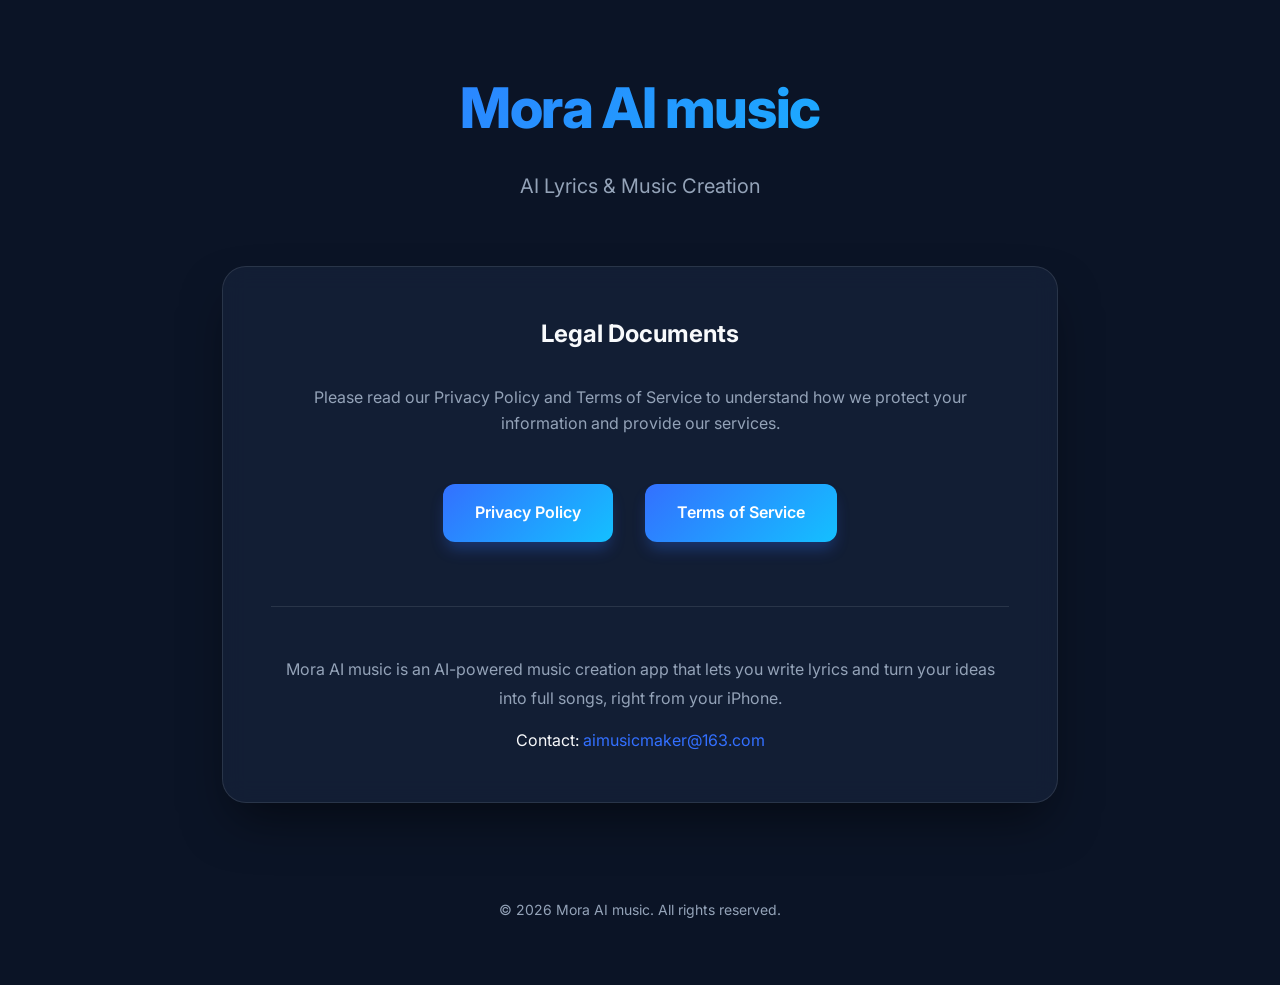
<file: tuneflow/index.html>
<!DOCTYPE html>
<html lang="en">

<head>
    <meta charset="UTF-8">
    <meta name="viewport" content="width=device-width, initial-scale=1.0">
    <title>Mora AI music - Legal Documents</title>
    <meta name="description" content="Privacy Policy and Terms of Service for Mora AI music app.">
    <link rel="stylesheet" href="style.css">
    <link rel="preconnect" href="https://fonts.googleapis.com">
    <link rel="preconnect" href="https://fonts.gstatic.com" crossorigin>
    <link href="https://fonts.googleapis.com/css2?family=Inter:wght@400;600;800&display=swap" rel="stylesheet">
</head>

<body>
    <div class="container">
        <header>
            <h1>Mora AI music</h1>
            <p class="subtitle">AI Lyrics &amp; Music Creation</p>
        </header>

        <main class="content-card">
            <div style="text-align: center;">
                <h2 style="margin-bottom: 2rem;">Legal Documents</h2>

                <p style="margin-bottom: 3rem; color: var(--text-secondary);">Please read our Privacy Policy and Terms
                    of Service to understand how we protect your information and provide our services.</p>

                <div class="nav-links">
                    <a href="privacy.html" class="btn btn-primary">Privacy Policy</a>
                    <a href="terms.html" class="btn btn-primary">Terms of Service</a>
                </div>

                <div style="margin-top: 4rem; padding-top: 3rem; border-top: 1px solid var(--glass-border);">
                    <p style="margin-bottom: 1rem; color: var(--text-secondary); line-height: 1.8;">
                        Mora AI music is an AI-powered music creation app that lets you write lyrics and turn your
                        ideas into full songs, right from your iPhone.
                    </p>
                    <p style="color: var(--text-primary);">
                        Contact: <a href="mailto:aimusicmaker@163.com" style="color: var(--primary-color); text-decoration: none;">aimusicmaker@163.com</a>
                    </p>
                </div>
            </div>
        </main>

        <footer>
            <p>&copy; 2026 Mora AI music. All rights reserved.</p>
        </footer>
    </div>
</body>

</html>
</file>
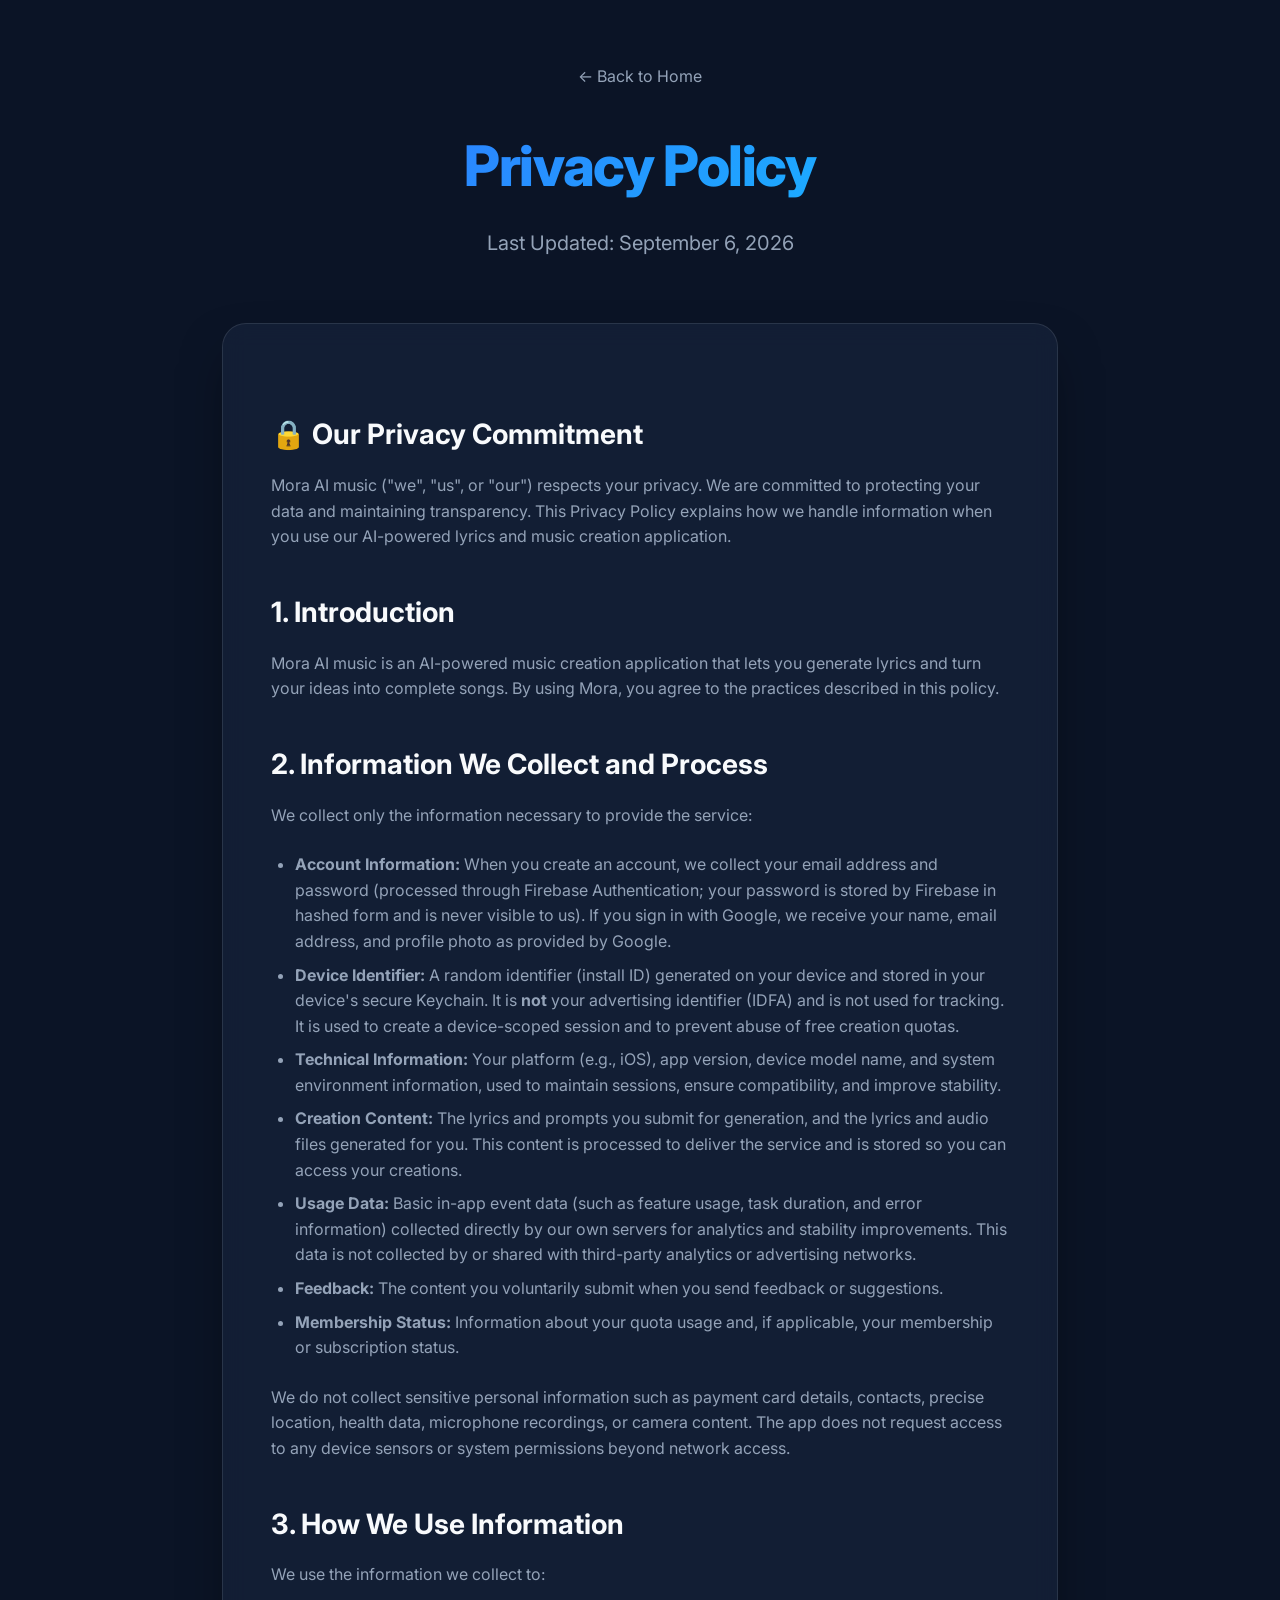
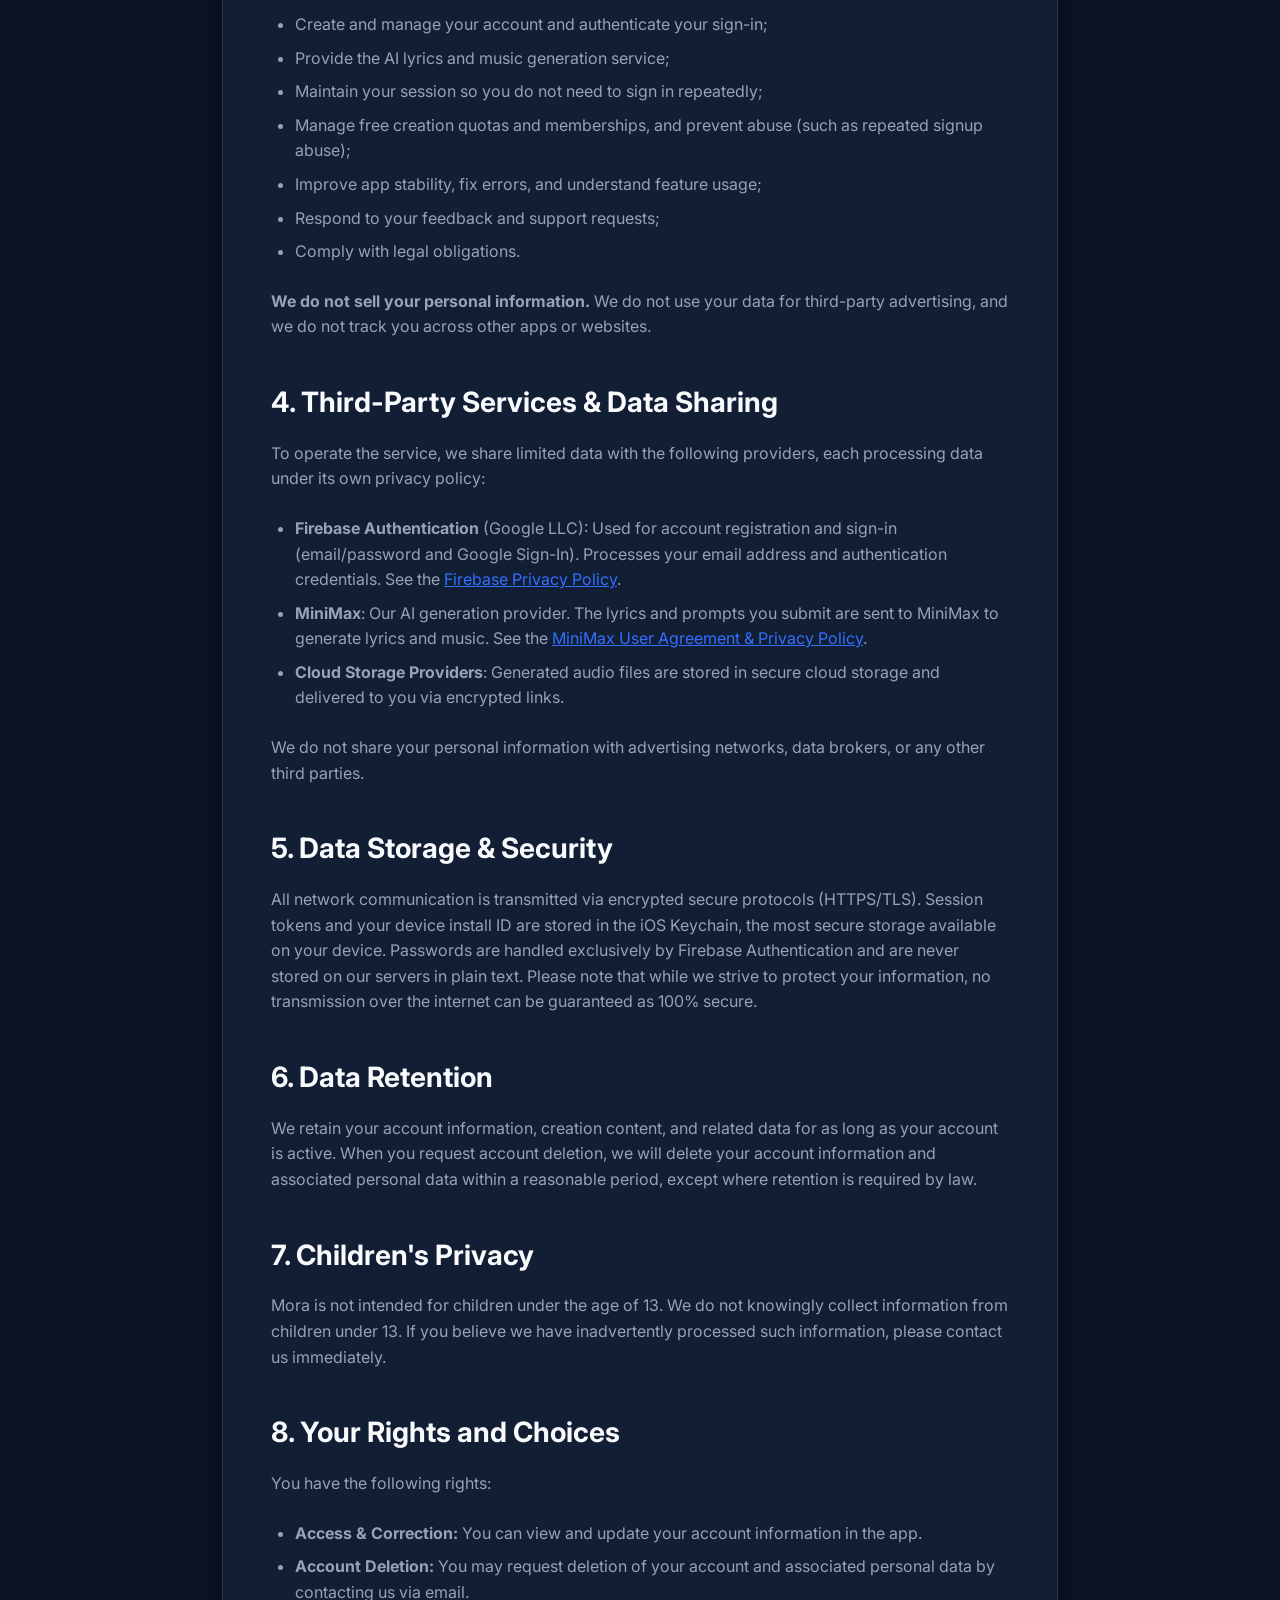
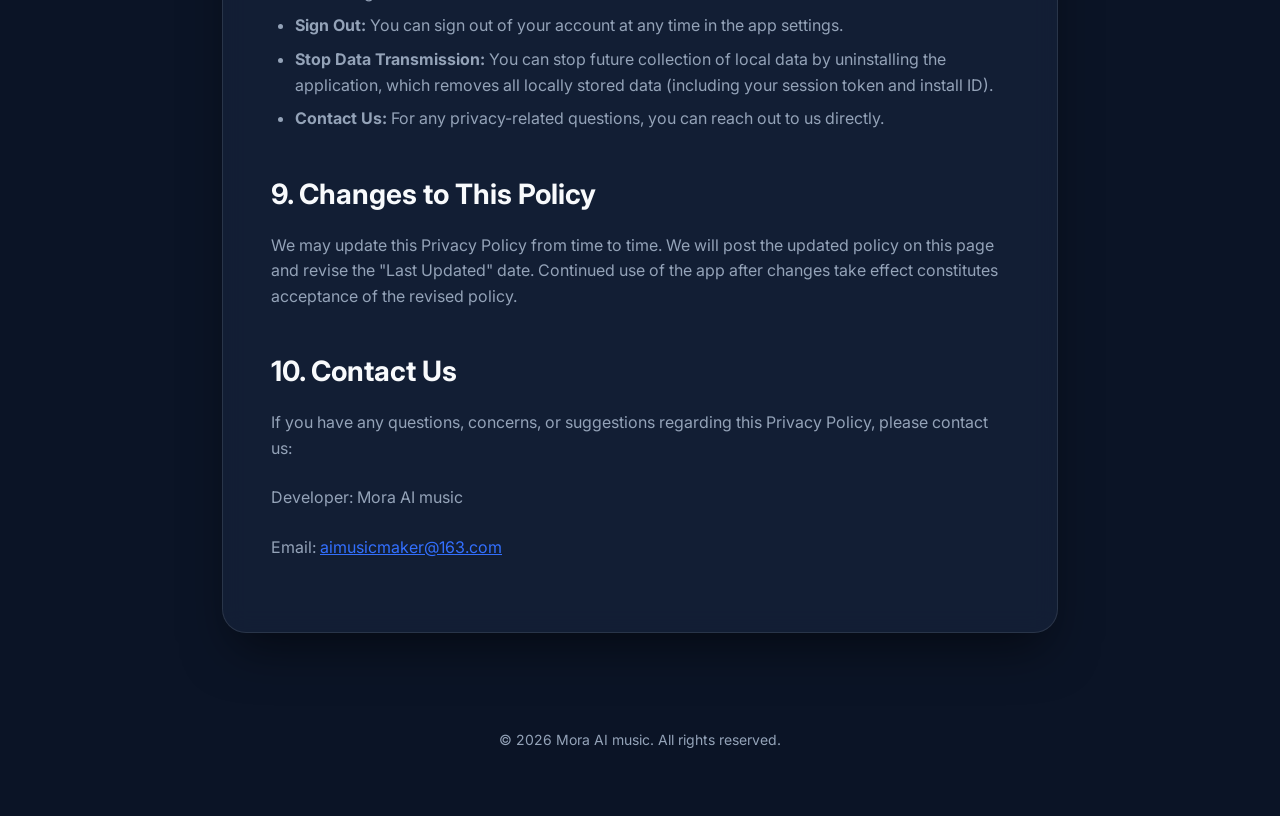
<file: tuneflow/privacy.html>
<!DOCTYPE html>
<html lang="en">

<head>
    <meta charset="UTF-8">
    <meta name="viewport" content="width=device-width, initial-scale=1.0">
    <title>Privacy Policy - Mora AI music</title>
    <link rel="stylesheet" href="style.css">
    <link rel="preconnect" href="https://fonts.googleapis.com">
    <link rel="preconnect" href="https://fonts.gstatic.com" crossorigin>
    <link href="https://fonts.googleapis.com/css2?family=Inter:wght@400;600;800&display=swap" rel="stylesheet">
</head>

<body>
    <div class="container">
        <header>
            <a href="index.html"
                style="text-decoration: none; color: var(--text-secondary); margin-bottom: 2rem; display: inline-block;">←
                Back to Home</a>
            <h1>Privacy Policy</h1>
            <p class="subtitle">Last Updated: September 6, 2026</p>
        </header>

        <main class="content-card policy-content">
            <section>
                <h2>🔒 Our Privacy Commitment</h2>
                <p>Mora AI music ("we", "us", or "our") respects your privacy. We are committed to protecting your
                    data
                    and maintaining transparency. This Privacy Policy explains how we handle information when you use
                    our AI-powered lyrics and music creation application.</p>
            </section>

            <section>
                <h2>1. Introduction</h2>
                <p>Mora AI music is an AI-powered music creation application that lets you generate lyrics and turn
                    your ideas into complete songs. By using Mora, you agree to the practices described in this
                    policy.
                </p>
            </section>

            <section>
                <h2>2. Information We Collect and Process</h2>
                <p>We collect only the information necessary to provide the service:</p>
                <ul>
                    <li><strong>Account Information:</strong> When you create an account, we collect your email
                        address and password (processed through Firebase Authentication; your password is stored by
                        Firebase in hashed form and is never visible to us). If you sign in with Google, we receive
                        your name, email address, and profile photo as provided by Google.</li>
                    <li><strong>Device Identifier:</strong> A random identifier (install ID) generated on your device
                        and stored in your device's secure Keychain. It is <strong>not</strong> your advertising
                        identifier (IDFA) and is not used for tracking. It is used to create a device-scoped session
                        and to prevent abuse of free creation quotas.</li>
                    <li><strong>Technical Information:</strong> Your platform (e.g., iOS), app version, device model
                        name, and system environment information, used to maintain sessions, ensure compatibility,
                        and improve stability.</li>
                    <li><strong>Creation Content:</strong> The lyrics and prompts you submit for generation, and the
                        lyrics and audio files generated for you. This content is processed to deliver the service and
                        is stored so you can access your creations.</li>
                    <li><strong>Usage Data:</strong> Basic in-app event data (such as feature usage, task duration,
                        and error information) collected directly by our own servers for analytics and stability
                        improvements. This data is not collected by or shared with third-party analytics or
                        advertising networks.</li>
                    <li><strong>Feedback:</strong> The content you voluntarily submit when you send feedback or
                        suggestions.</li>
                    <li><strong>Membership Status:</strong> Information about your quota usage and, if applicable,
                        your membership or subscription status.</li>
                </ul>
                <p>We do not collect sensitive personal information such as payment card details, contacts, precise
                    location, health data, microphone recordings, or camera content. The app does not request access
                    to any device sensors or system permissions beyond network access.</p>
            </section>

            <section>
                <h2>3. How We Use Information</h2>
                <p>We use the information we collect to:</p>
                <ul>
                    <li>Create and manage your account and authenticate your sign-in;</li>
                    <li>Provide the AI lyrics and music generation service;</li>
                    <li>Maintain your session so you do not need to sign in repeatedly;</li>
                    <li>Manage free creation quotas and memberships, and prevent abuse (such as repeated signup
                        abuse);</li>
                    <li>Improve app stability, fix errors, and understand feature usage;</li>
                    <li>Respond to your feedback and support requests;</li>
                    <li>Comply with legal obligations.</li>
                </ul>
                <p><strong>We do not sell your personal information.</strong> We do not use your data for
                    third-party advertising, and we do not track you across other apps or websites.</p>
            </section>

            <section>
                <h2>4. Third-Party Services &amp; Data Sharing</h2>
                <p>To operate the service, we share limited data with the following providers, each processing data
                    under its own privacy policy:</p>
                <ul>
                    <li><strong>Firebase Authentication</strong> (Google LLC): Used for account registration and
                        sign-in (email/password and Google Sign-In). Processes your email address and authentication
                        credentials. See the
                        <a href="https://firebase.google.com/support/privacy" style="color: var(--primary-color);">Firebase
                            Privacy Policy</a>.</li>
                    <li><strong>MiniMax</strong>: Our AI generation provider. The lyrics and prompts you submit are
                        sent to MiniMax to generate lyrics and music. See the
                        <a href="https://www.minimax.io/platform/user-agreement" style="color: var(--primary-color);">MiniMax
                            User Agreement &amp; Privacy Policy</a>.</li>
                    <li><strong>Cloud Storage Providers</strong>: Generated audio files are stored in secure cloud
                        storage and delivered to you via encrypted links.</li>
                </ul>
                <p>We do not share your personal information with advertising networks, data brokers, or any other
                    third parties.</p>
            </section>

            <section>
                <h2>5. Data Storage &amp; Security</h2>
                <p>All network communication is transmitted via encrypted secure protocols (HTTPS/TLS). Session
                tokens and your device install ID are stored in the iOS Keychain, the most secure storage available
                on your device. Passwords are handled exclusively by Firebase Authentication and are never stored on
                    our servers in plain text. Please note that while we strive to protect your information, no
                    transmission over the internet can be guaranteed as 100% secure.</p>
            </section>

            <section>
                <h2>6. Data Retention</h2>
                <p>We retain your account information, creation content, and related data for as long as your account
                    is active. When you request account deletion, we will delete your account information and
                    associated personal data within a reasonable period, except where retention is required by law.
                </p>
            </section>

            <section>
                <h2>7. Children's Privacy</h2>
                <p>Mora is not intended for children under the age of 13. We do not knowingly collect information
                    from children under 13. If you believe we have inadvertently processed such information, please
                    contact us immediately.</p>
            </section>

            <section>
                <h2>8. Your Rights and Choices</h2>
                <p>You have the following rights:</p>
                <ul>
                    <li><strong>Access &amp; Correction:</strong> You can view and update your account information in
                        the app.</li>
                    <li><strong>Account Deletion:</strong> You may request deletion of your account and associated
                        personal data by contacting us via email.</li>
                    <li><strong>Sign Out:</strong> You can sign out of your account at any time in the app
                        settings.</li>
                    <li><strong>Stop Data Transmission:</strong> You can stop future collection of local data by
                        uninstalling the application, which removes all locally stored data (including your session
                        token and install ID).</li>
                    <li><strong>Contact Us:</strong> For any privacy-related questions, you can reach out to us
                        directly.</li>
                </ul>
            </section>

            <section>
                <h2>9. Changes to This Policy</h2>
                <p>We may update this Privacy Policy from time to time. We will post the updated policy on this page
                    and revise the "Last Updated" date. Continued use of the app after changes take effect
                    constitutes acceptance of the revised policy.</p>
            </section>

            <section>
                <h2>10. Contact Us</h2>
                <p>If you have any questions, concerns, or suggestions regarding this Privacy Policy, please contact
                    us:</p>
                <p>Developer: Mora AI music</p>
                <p>Email: <a href="mailto:aimusicmaker@163.com" style="color: var(--primary-color);">aimusicmaker@163.com</a></p>
            </section>
        </main>

        <footer>
            <p>&copy; 2026 Mora AI music. All rights reserved.</p>
        </footer>
    </div>
</body>

</html>
</file>
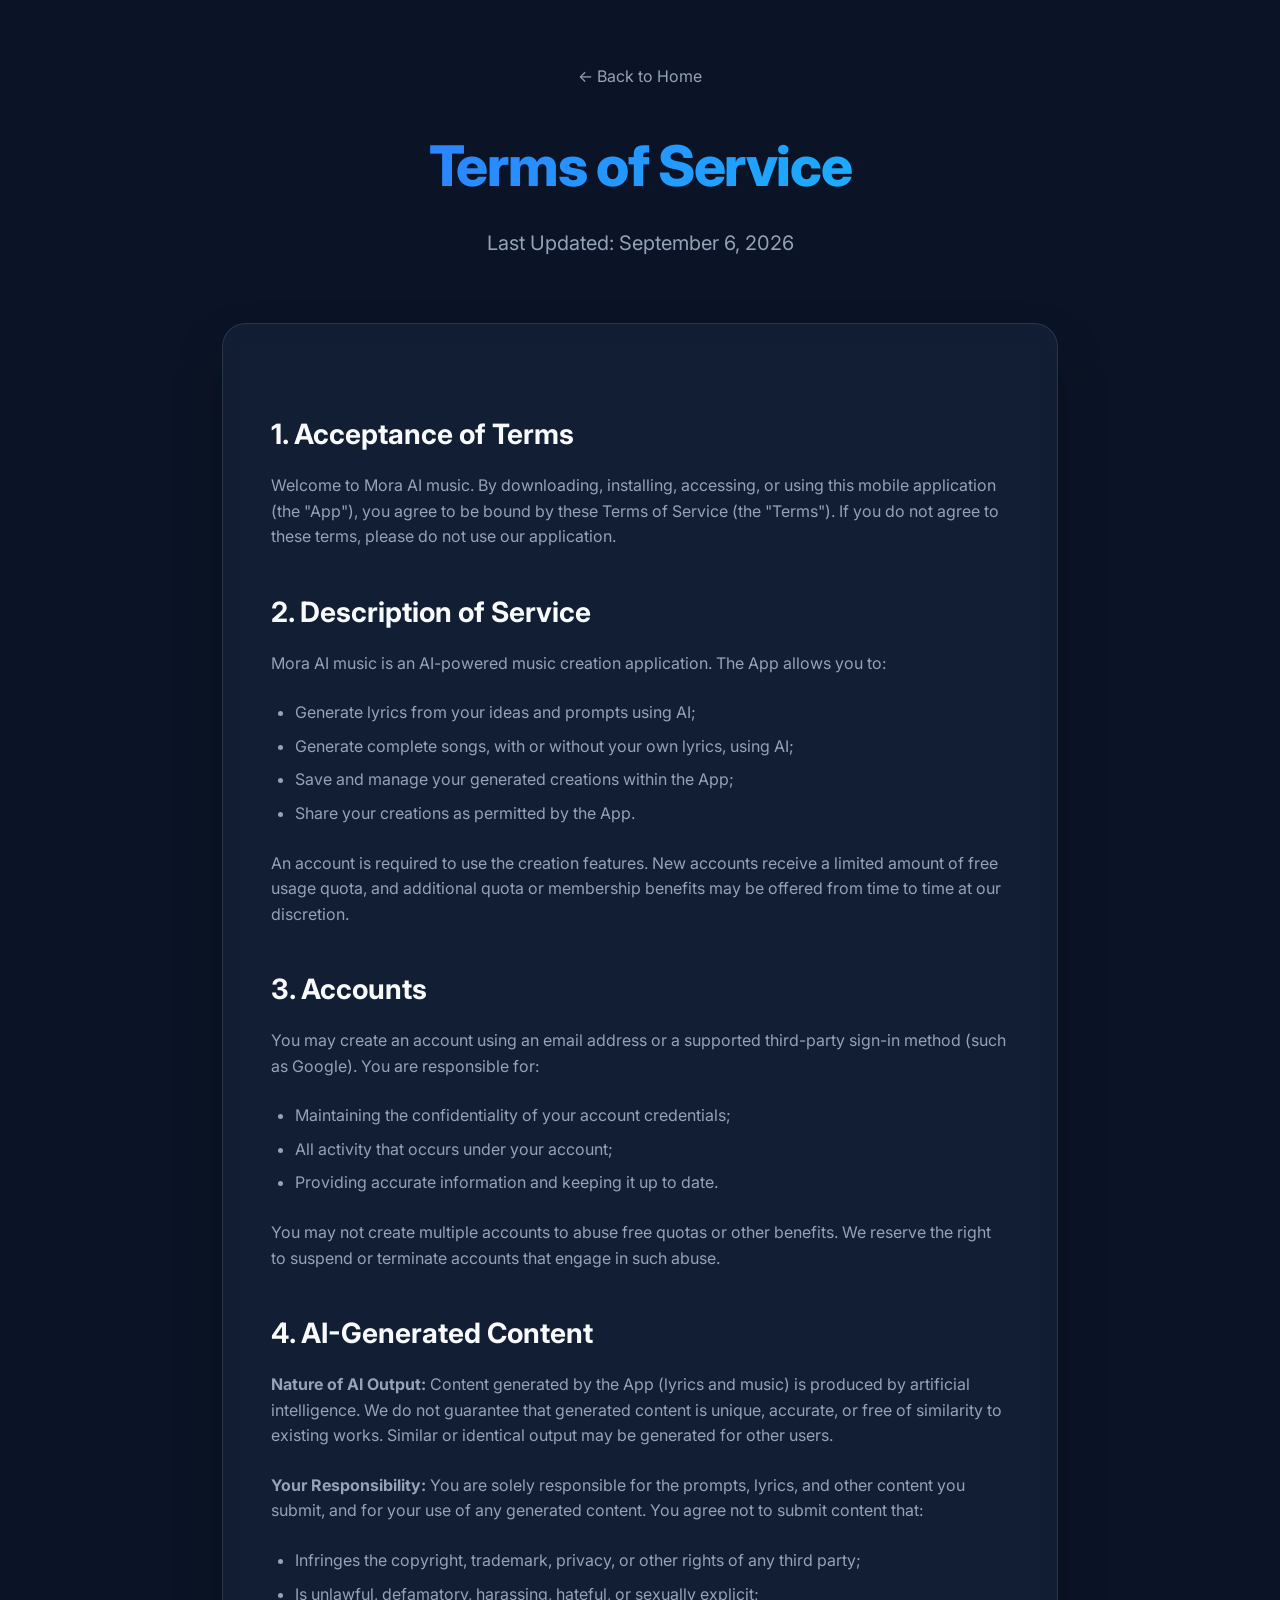
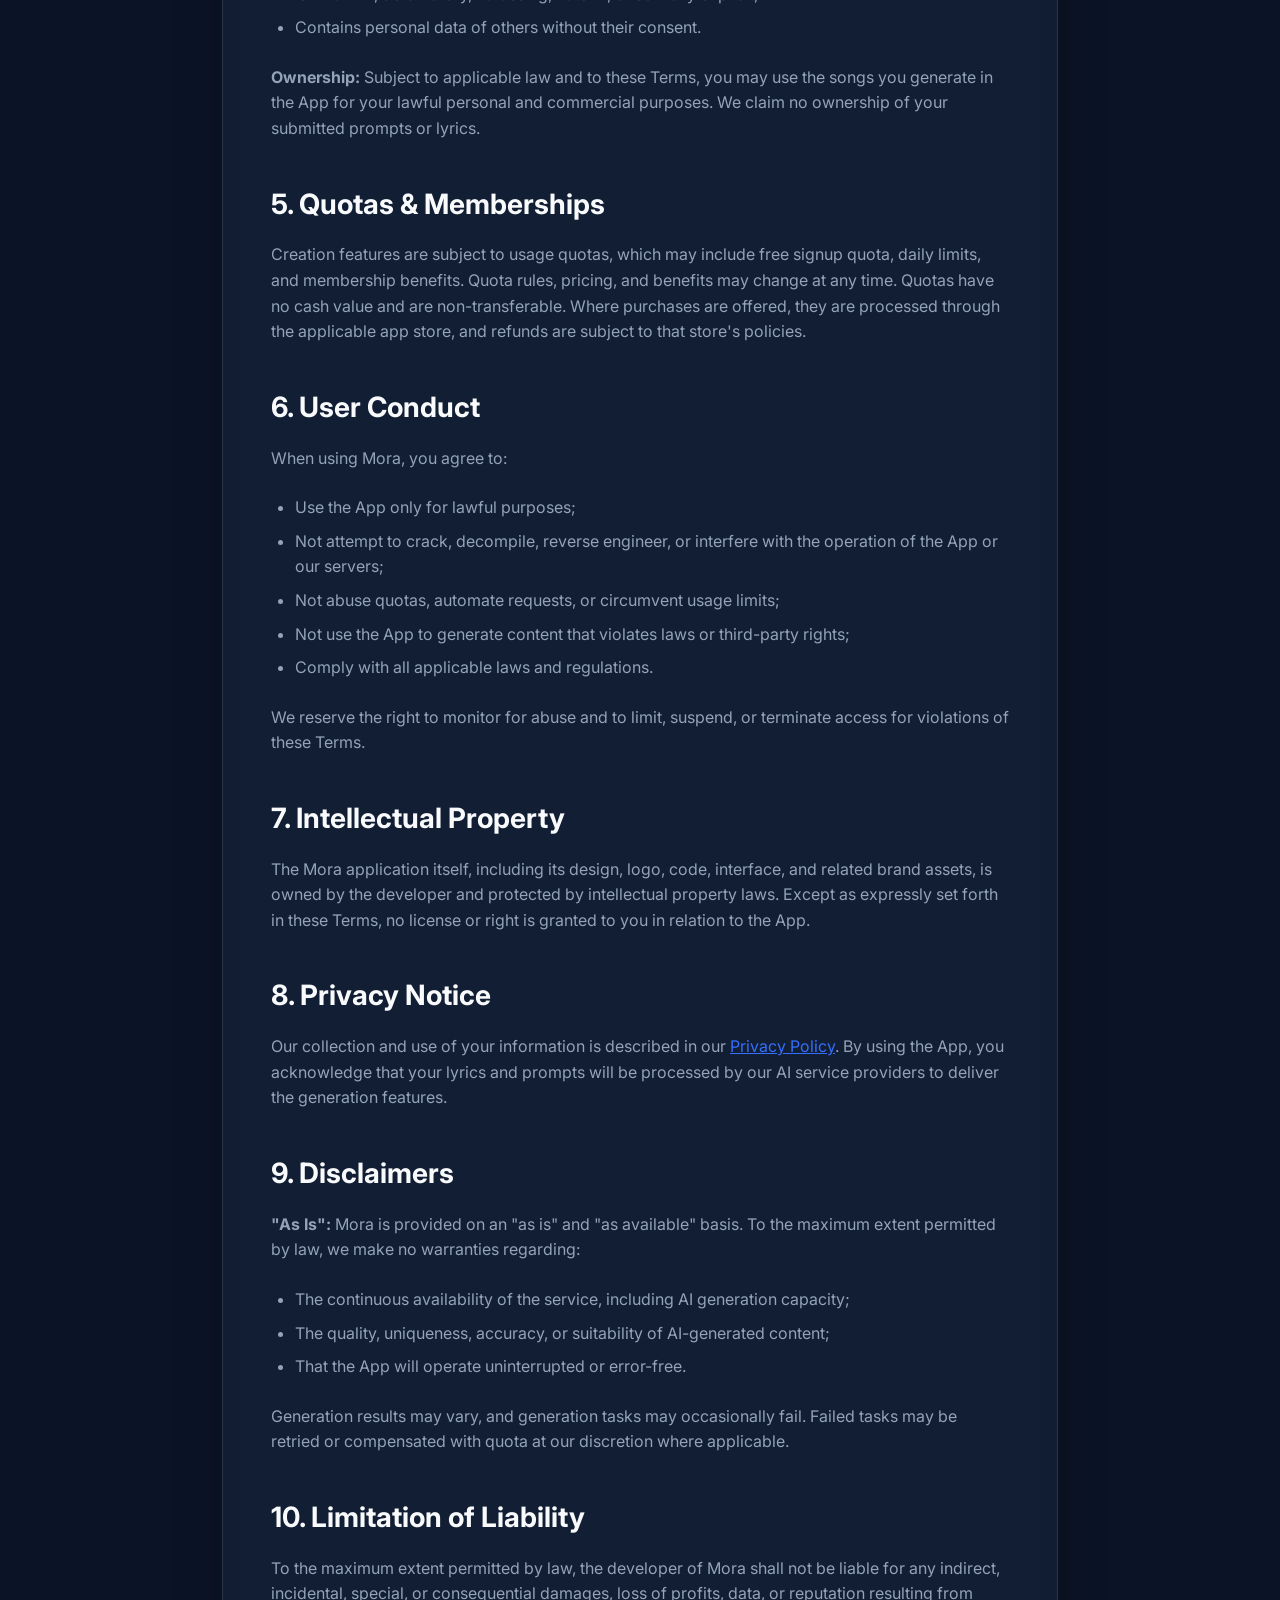
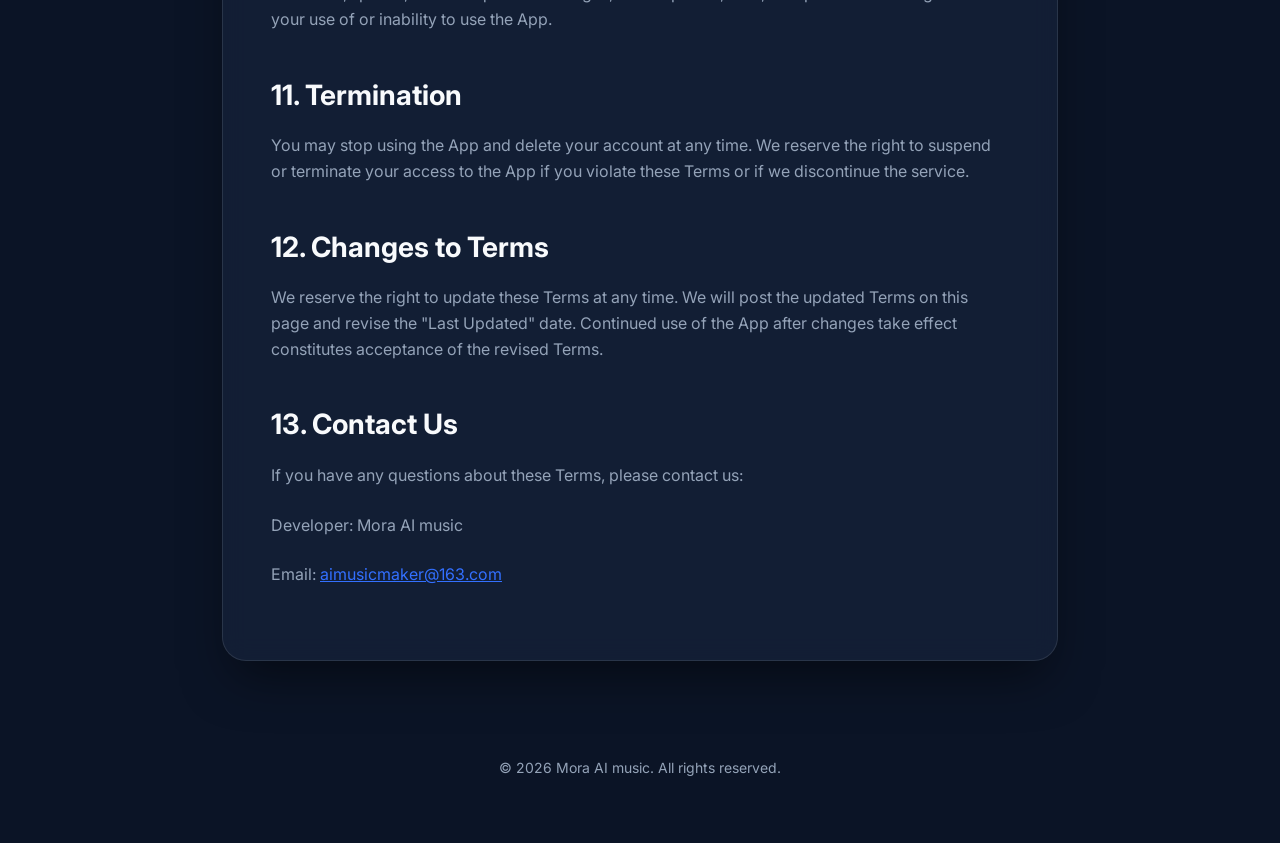
<file: tuneflow/terms.html>
<!DOCTYPE html>
<html lang="en">

<head>
    <meta charset="UTF-8">
    <meta name="viewport" content="width=device-width, initial-scale=1.0">
    <title>Terms of Service - Mora AI music</title>
    <link rel="stylesheet" href="style.css">
    <link rel="preconnect" href="https://fonts.googleapis.com">
    <link rel="preconnect" href="https://fonts.gstatic.com" crossorigin>
    <link href="https://fonts.googleapis.com/css2?family=Inter:wght@400;600;800&display=swap" rel="stylesheet">
</head>

<body>
    <div class="container">
        <header>
            <a href="index.html"
                style="text-decoration: none; color: var(--text-secondary); margin-bottom: 2rem; display: inline-block;">←
                Back to Home</a>
            <h1>Terms of Service</h1>
            <p class="subtitle">Last Updated: September 6, 2026</p>
        </header>

        <main class="content-card policy-content">
            <section>
                <h2>1. Acceptance of Terms</h2>
                <p>Welcome to Mora AI music. By downloading, installing, accessing, or using this mobile application
                    (the
                    "App"), you agree to be bound by these Terms of Service (the "Terms"). If you do not agree to
                    these terms, please do not use our application.</p>
            </section>

            <section>
                <h2>2. Description of Service</h2>
                <p>Mora AI music is an AI-powered music creation application. The App allows you to:</p>
                <ul>
                    <li>Generate lyrics from your ideas and prompts using AI;</li>
                    <li>Generate complete songs, with or without your own lyrics, using AI;</li>
                    <li>Save and manage your generated creations within the App;</li>
                    <li>Share your creations as permitted by the App.</li>
                </ul>
                <p>An account is required to use the creation features. New accounts receive a limited amount of free
                    usage quota, and additional quota or membership benefits may be offered from time to time at our
                    discretion.</p>
            </section>

            <section>
                <h2>3. Accounts</h2>
                <p>You may create an account using an email address or a supported third-party sign-in method (such
                    as Google). You are responsible for:</p>
                <ul>
                    <li>Maintaining the confidentiality of your account credentials;</li>
                    <li>All activity that occurs under your account;</li>
                    <li>Providing accurate information and keeping it up to date.</li>
                </ul>
                <p>You may not create multiple accounts to abuse free quotas or other benefits. We reserve the right
                    to suspend or terminate accounts that engage in such abuse.</p>
            </section>

            <section>
                <h2>4. AI-Generated Content</h2>
                <p><strong>Nature of AI Output:</strong> Content generated by the App (lyrics and music) is produced
                    by artificial intelligence. We do not guarantee that generated content is unique, accurate, or
                    free of similarity to existing works. Similar or identical output may be generated for other
                    users.</p>
                <p><strong>Your Responsibility:</strong> You are solely responsible for the prompts, lyrics, and
                    other content you submit, and for your use of any generated content. You agree not to submit
                    content that:</p>
                <ul>
                    <li>Infringes the copyright, trademark, privacy, or other rights of any third party;</li>
                    <li>Is unlawful, defamatory, harassing, hateful, or sexually explicit;</li>
                    <li>Contains personal data of others without their consent.</li>
                </ul>
                <p><strong>Ownership:</strong> Subject to applicable law and to these Terms, you may use the songs
                    you generate in the App for your lawful personal and commercial purposes. We claim no ownership
                    of your submitted prompts or lyrics.</p>
            </section>

            <section>
                <h2>5. Quotas &amp; Memberships</h2>
                <p>Creation features are subject to usage quotas, which may include free signup quota, daily limits,
                    and membership benefits. Quota rules, pricing, and benefits may change at any time. Quotas have no
                    cash value and are non-transferable. Where purchases are offered, they are processed through the
                    applicable app store, and refunds are subject to that store's policies.</p>
            </section>

            <section>
                <h2>6. User Conduct</h2>
                <p>When using Mora, you agree to:</p>
                <ul>
                    <li>Use the App only for lawful purposes;</li>
                    <li>Not attempt to crack, decompile, reverse engineer, or interfere with the operation of the
                        App or our servers;</li>
                    <li>Not abuse quotas, automate requests, or circumvent usage limits;</li>
                    <li>Not use the App to generate content that violates laws or third-party rights;</li>
                    <li>Comply with all applicable laws and regulations.</li>
                </ul>
                <p>We reserve the right to monitor for abuse and to limit, suspend, or terminate access for
                    violations of these Terms.</p>
            </section>

            <section>
                <h2>7. Intellectual Property</h2>
                <p>The Mora application itself, including its design, logo, code, interface, and related brand
                    assets, is owned by the developer and protected by intellectual property laws. Except as expressly
                    set forth in these Terms, no license or right is granted to you in relation to the App.</p>
            </section>

            <section>
                <h2>8. Privacy Notice</h2>
                <p>Our collection and use of your information is described in our <a href="privacy.html"
                        style="color: var(--primary-color);">Privacy Policy</a>. By using the App, you acknowledge
                    that your lyrics and prompts will be processed by our AI service providers to deliver the
                    generation features.</p>
            </section>

            <section>
                <h2>9. Disclaimers</h2>
                <p><strong>"As Is":</strong> Mora is provided on an "as is" and "as available" basis. To the
                    maximum extent permitted by law, we make no warranties regarding:</p>
                <ul>
                    <li>The continuous availability of the service, including AI generation capacity;</li>
                    <li>The quality, uniqueness, accuracy, or suitability of AI-generated content;</li>
                    <li>That the App will operate uninterrupted or error-free.</li>
                </ul>
                <p>Generation results may vary, and generation tasks may occasionally fail. Failed tasks may be
                    retried or compensated with quota at our discretion where applicable.</p>
            </section>

            <section>
                <h2>10. Limitation of Liability</h2>
                <p>To the maximum extent permitted by law, the developer of Mora shall not be liable for any
                    indirect, incidental, special, or consequential damages, loss of profits, data, or reputation
                    resulting from your use of or inability to use the App.</p>
            </section>

            <section>
                <h2>11. Termination</h2>
                <p>You may stop using the App and delete your account at any time. We reserve the right to suspend or
                    terminate your access to the App if you violate these Terms or if we discontinue the service.</p>
            </section>

            <section>
                <h2>12. Changes to Terms</h2>
                <p>We reserve the right to update these Terms at any time. We will post the updated Terms on this
                    page and revise the "Last Updated" date. Continued use of the App after changes take effect
                    constitutes acceptance of the revised Terms.</p>
            </section>

            <section>
                <h2>13. Contact Us</h2>
                <p>If you have any questions about these Terms, please contact us:</p>
                <p>Developer: Mora AI music</p>
                <p>Email: <a href="mailto:aimusicmaker@163.com" style="color: var(--primary-color);">aimusicmaker@163.com</a></p>
            </section>
        </main>

        <footer>
            <p>&copy; 2026 Mora AI music. All rights reserved.</p>
        </footer>
    </div>
</body>

</html>
</file>
<file: tuneflow/style.css>
:root {
    --primary-color: #3370ff;
    --primary-hover: #245bdb;
    --bg-color: #0b1426;
    --card-bg: #16233b;
    --text-primary: #f8fafc;
    --text-secondary: #94a3b8;
    --accent-gradient: linear-gradient(135deg, #3370ff 0%, #14c0ff 100%);
    --glass-bg: rgba(22, 35, 59, 0.7);
    --glass-border: rgba(255, 255, 255, 0.1);
}

* {
    margin: 0;
    padding: 0;
    box-sizing: border-box;
}

body {
    font-family: 'Inter', -apple-system, BlinkMacSystemFont, "Segoe UI", Roboto, sans-serif;
    background-color: var(--bg-color);
    color: var(--text-primary);
    line-height: 1.6;
    overflow-x: hidden;
}

.container {
    max-width: 900px;
    margin: 0 auto;
    padding: 4rem 2rem;
}

header {
    text-align: center;
    margin-bottom: 4rem;
    animation: fadeInDown 0.8s ease-out;
}

h1 {
    font-size: 3.5rem;
    font-weight: 800;
    background: var(--accent-gradient);
    -webkit-background-clip: text;
    -webkit-text-fill-color: transparent;
    margin-bottom: 1rem;
    letter-spacing: -0.025em;
}

.subtitle {
    font-size: 1.25rem;
    color: var(--text-secondary);
}

.content-card {
    background: var(--glass-bg);
    backdrop-filter: blur(12px);
    border: 1px solid var(--glass-border);
    border-radius: 24px;
    padding: 3rem;
    box-shadow: 0 25px 50px -12px rgba(0, 0, 0, 0.5);
    transition: transform 0.3s ease;
}

.content-card:hover {
    transform: translateY(-5px);
}

.nav-links {
    display: flex;
    flex-wrap: wrap;
    gap: 2rem;
    justify-content: center;
    margin-top: 3rem;
}

.btn {
    display: inline-block;
    padding: 1rem 2rem;
    border-radius: 12px;
    text-decoration: none;
    font-weight: 600;
    transition: all 0.3s cubic-bezier(0.4, 0, 0.2, 1);
}

.btn-primary {
    background: var(--accent-gradient);
    color: white;
    box-shadow: 0 10px 15px -3px rgba(51, 112, 255, 0.3);
}

.btn-primary:hover {
    transform: scale(1.05);
    box-shadow: 0 20px 25px -5px rgba(51, 112, 255, 0.4);
}

.policy-content h2 {
    margin: 2.5rem 0 1rem;
    color: var(--text-primary);
    font-size: 1.75rem;
}

.policy-content p {
    margin-bottom: 1.5rem;
    color: var(--text-secondary);
}

.policy-content ul {
    margin-bottom: 1.5rem;
    padding-left: 1.5rem;
    color: var(--text-secondary);
}

.policy-content li {
    margin-bottom: 0.5rem;
}

.inline-link {
    color: var(--primary-color);
    text-decoration: none;
}

.notice-box {
    margin: 2rem 0;
    padding: 1.25rem 1.5rem;
    border: 1px solid var(--glass-border);
    border-radius: 16px;
    background: rgba(51, 112, 255, 0.08);
}

.notice-box p:last-child {
    margin-bottom: 0;
}

footer {
    text-align: center;
    margin-top: 6rem;
    color: var(--text-secondary);
    font-size: 0.875rem;
}

@keyframes fadeInDown {
    from {
        opacity: 0;
        transform: translateY(-20px);
    }
    to {
        opacity: 1;
        transform: translateY(0);
    }
}

@media (max-width: 640px) {
    h1 { font-size: 2.5rem; }
    .content-card { padding: 1.5rem; }
    .nav-links { gap: 1rem; }
    .btn { width: 100%; }
}
</file>
